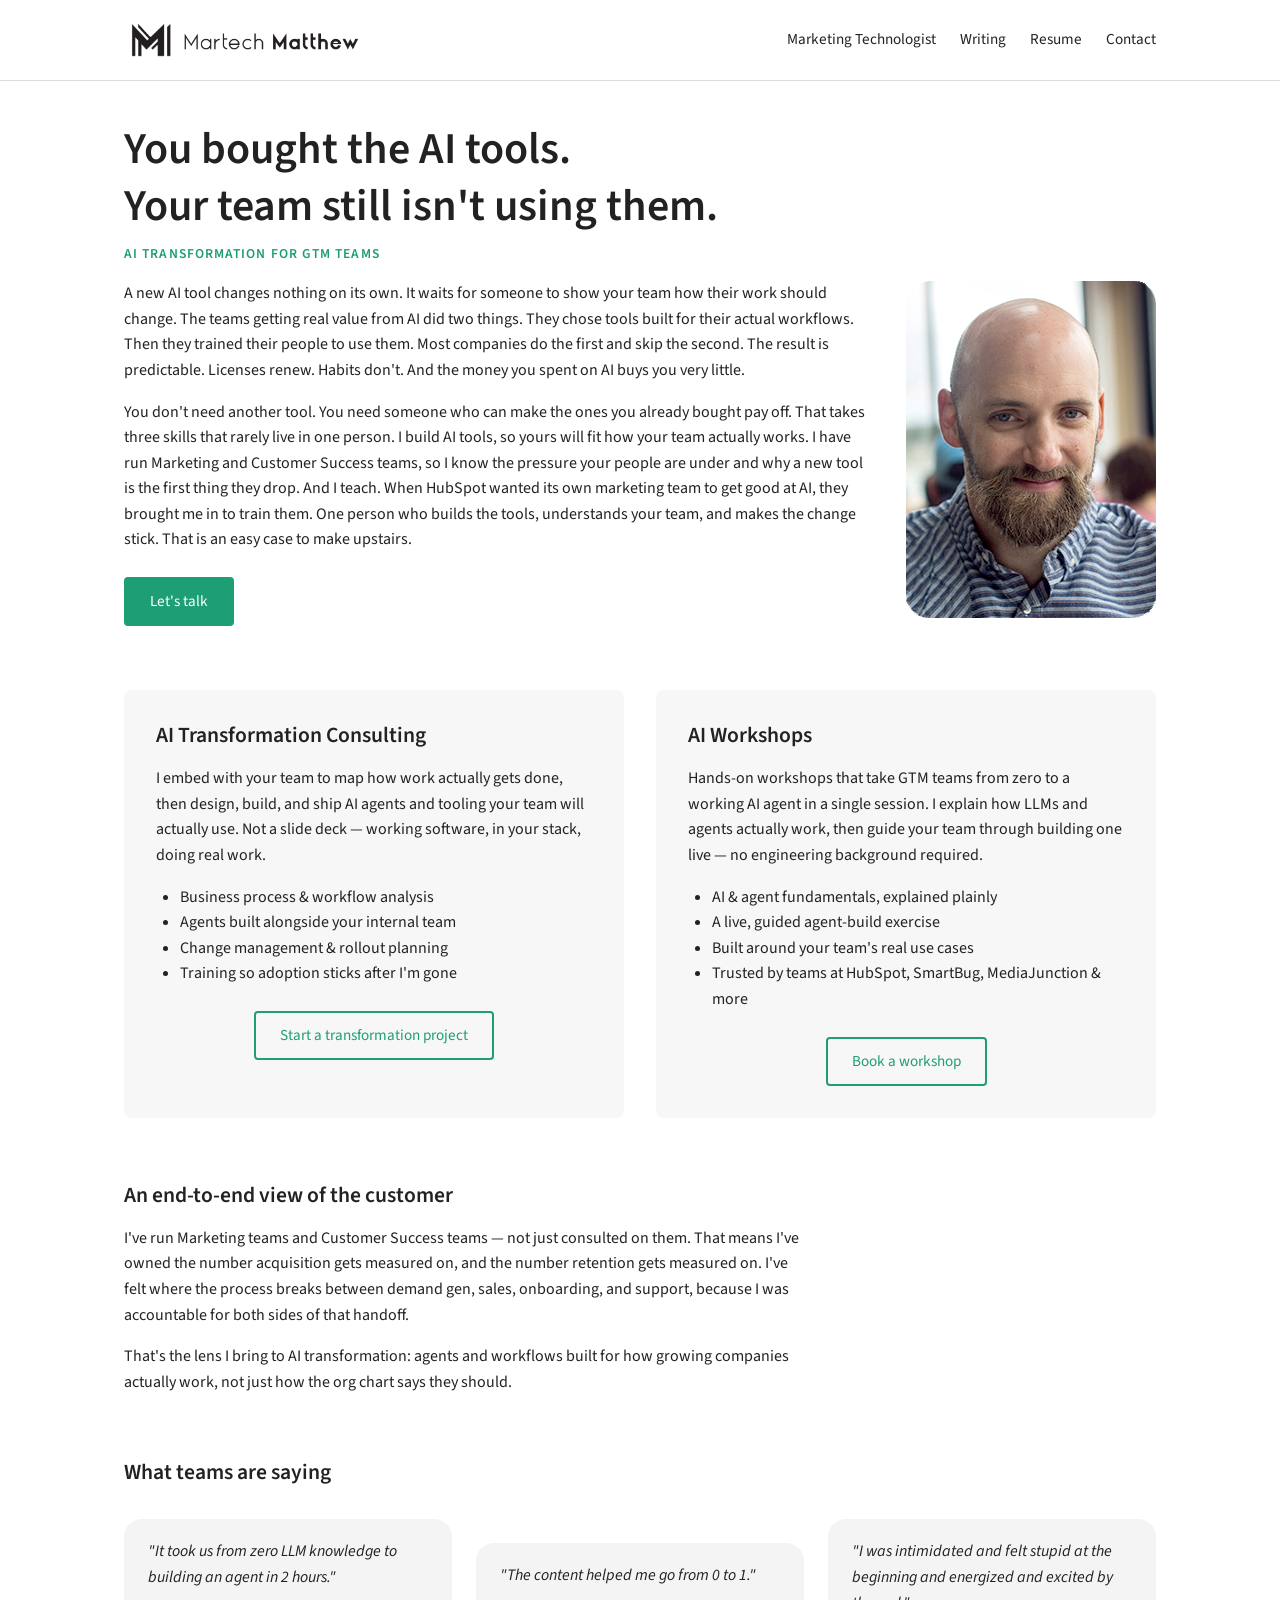
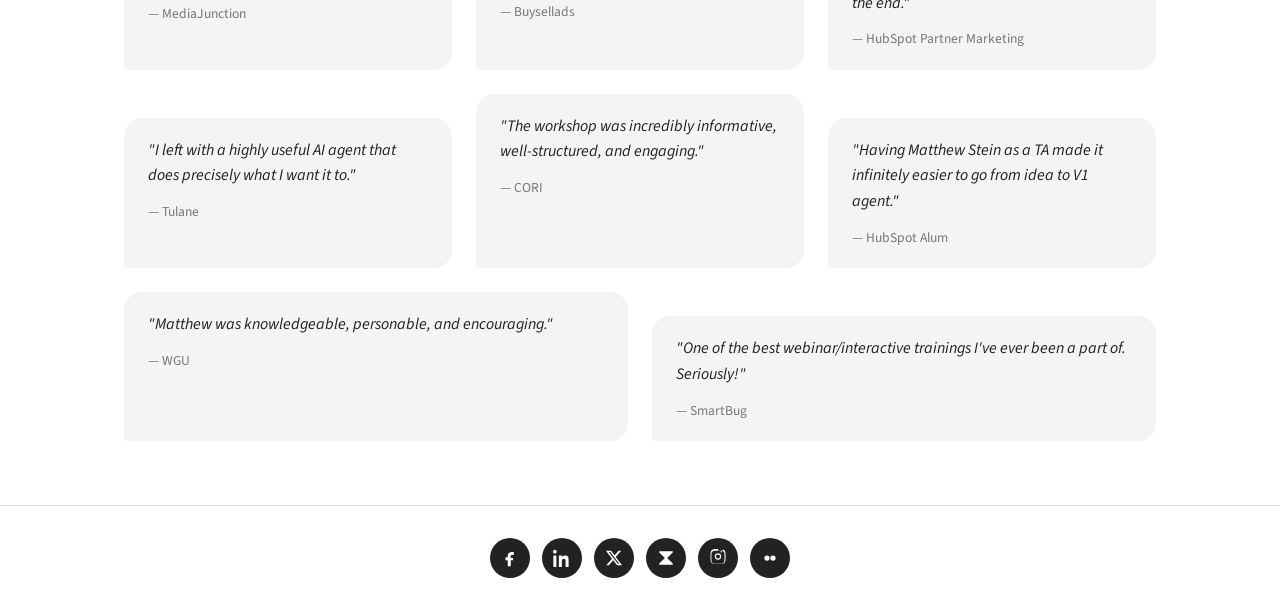
<file: index.html>
<!DOCTYPE html>
<html lang="en-US">
<head>
  <meta charset="utf-8">
  <meta name="viewport" content="width=device-width, initial-scale=1">
  <title>Matthew Stein | AI Transformation for GTM Teams</title>
  <meta name="description" content="You bought the AI tools. Your team isn't using them. I help GTM teams get real value from AI with tools built for their workflows and training that makes the change stick.">
  <meta property="og:site_name" content="Matthew Stein">
  <meta property="og:title" content="Matthew Stein | AI Transformation for GTM Teams">
  <meta property="og:type" content="website">
  <meta property="og:description" content="You bought the AI tools. Your team isn't using them. I help GTM teams get real value from AI with tools built for their workflows and training that makes the change stick.">
  <meta property="og:image" content="/assets/images/logo.png">
  <link rel="icon" type="image/png" href="/assets/images/logo.png">
  <link rel="preconnect" href="https://fonts.googleapis.com">
  <link rel="preconnect" href="https://fonts.gstatic.com" crossorigin>
  <link href="https://fonts.googleapis.com/css2?family=Source+Sans+3:ital,wght@0,400;0,600;1,400&display=swap" rel="stylesheet">
  <link rel="stylesheet" href="/assets/css/style.css">
</head>
<body>
  <div class="site-wrapper">
    <header class="site-header">
      <div class="container site-header__inner">
        <a href="/" class="site-logo" aria-label="Matthew Stein home">
          <img src="/assets/images/logo.png" alt="Matthew Stein">
        </a>
        <button class="nav-toggle" aria-expanded="false" aria-controls="site-nav">Menu</button>
        <nav class="site-nav" id="site-nav" aria-label="Main navigation">
          <ul>
            <li><a href="/marketing-technologist/">Marketing Technologist</a></li>
            <li><a href="/blog/">Writing</a></li>
            <li><a href="http://www.matthewsteinphotography.com/resume" target="_blank" rel="noopener">Resume</a></li>
            <li><a href="/contact/">Contact</a></li>
          </ul>
        </nav>
      </div>
    </header>

    <main>
      <div class="container">
        <div class="hero">
          <h1 class="hero__title">You bought the AI tools.<br>Your team still isn't using them.</h1>
          <!-- Alternate H1 for later A/B testing: "You're paying for AI seats.<br>Your team is standing around." -->
          <p class="hero__eyebrow">AI Transformation for GTM teams</p>
          <p class="hero__p1">A new AI tool changes nothing on its own. It waits for someone to show your team how their work should change. The teams getting real value from AI did two things. They chose tools built for their actual workflows. Then they trained their people to use them. Most companies do the first and skip the second. The result is predictable. Licenses renew. Habits don't. And the money you spent on AI buys you very little.</p>
          <p class="hero__p2">You don't need another tool. You need someone who can make the ones you already bought pay off. That takes three skills that rarely live in one person. I build AI tools, so yours will fit how your team actually works. I have run Marketing and Customer Success teams, so I know the pressure your people are under and why a new tool is the first thing they drop. And I teach. When HubSpot wanted its own marketing team to get good at AI, they brought me in to train them. One person who builds the tools, understands your team, and makes the change stick. That is an easy case to make upstairs.</p>
          <a href="/contact/" class="btn btn--solid hero__cta">Let's talk</a>
          <div class="hero__photo">
            <img src="/assets/images/headshot.png" alt="Matthew Stein" width="250" height="337">
          </div>
        </div>

        <section class="homepage-section">
          <div class="offerings-grid">
            <div class="offering-card">
              <h2>AI Transformation Consulting</h2>
              <p>I embed with your team to map how work actually gets done, then design, build, and ship AI agents and tooling your team will actually use. Not a slide deck — working software, in your stack, doing real work.</p>
              <ul>
                <li>Business process &amp; workflow analysis</li>
                <li>Agents built alongside your internal team</li>
                <li>Change management &amp; rollout planning</li>
                <li>Training so adoption sticks after I'm gone</li>
              </ul>
              <a href="/contact/" class="btn btn--center">Start a transformation project</a>
            </div>

            <div class="offering-card">
              <h2>AI Workshops</h2>
              <p>Hands-on workshops that take GTM teams from zero to a working AI agent in a single session. I explain how LLMs and agents actually work, then guide your team through building one live — no engineering background required.</p>
              <ul>
                <li>AI &amp; agent fundamentals, explained plainly</li>
                <li>A live, guided agent-build exercise</li>
                <li>Built around your team's real use cases</li>
                <li>Trusted by teams at HubSpot, SmartBug, MediaJunction &amp; more</li>
              </ul>
              <a href="/contact/" class="btn btn--center">Book a workshop</a>
            </div>
          </div>
        </section>

        <section class="homepage-section container--narrow">
          <h2>An end-to-end view of the customer</h2>
          <p>I've run Marketing teams and Customer Success teams — not just consulted on them. That means I've owned the number acquisition gets measured on, and the number retention gets measured on. I've felt where the process breaks between demand gen, sales, onboarding, and support, because I was accountable for both sides of that handoff.</p>
          <p>That's the lens I bring to AI transformation: agents and workflows built for how growing companies actually work, not just how the org chart says they should.</p>
        </section>

        <section class="homepage-section">
          <h2>What teams are saying</h2>
          <div class="quote-bubbles">
            <div class="quote-bubble">
              <p>"It took us from zero LLM knowledge to building an agent in 2 hours."</p>
              <cite>— MediaJunction</cite>
            </div>
            <div class="quote-bubble">
              <p>"The content helped me go from 0 to 1."</p>
              <cite>— Buysellads</cite>
            </div>
            <div class="quote-bubble">
              <p>"I was intimidated and felt stupid at the beginning and energized and excited by the end."</p>
              <cite>— HubSpot Partner Marketing</cite>
            </div>
            <div class="quote-bubble">
              <p>"I left with a highly useful AI agent that does precisely what I want it to."</p>
              <cite>— Tulane</cite>
            </div>
            <div class="quote-bubble">
              <p>"The workshop was incredibly informative, well-structured, and engaging."</p>
              <cite>— CORI</cite>
            </div>
            <div class="quote-bubble">
              <p>"Having Matthew Stein as a TA made it infinitely easier to go from idea to V1 agent."</p>
              <cite>— HubSpot Alum</cite>
            </div>
            <div class="quote-bubble">
              <p>"Matthew was knowledgeable, personable, and encouraging."</p>
              <cite>— WGU</cite>
            </div>
            <div class="quote-bubble">
              <p>"One of the best webinar/interactive trainings I've ever been a part of. Seriously!"</p>
              <cite>— SmartBug</cite>
            </div>
          </div>
        </section>
      </div>
    </main>

    <footer class="site-footer">
      <div class="container">
        <ul class="social-links" aria-label="Social media">
          <li><a href="https://www.facebook.com/10154030008410417" target="_blank" rel="noopener" aria-label="Facebook"><svg viewBox="0 0 24 24" aria-hidden="true"><path d="M14 8h3V4h-3c-2.8 0-5 2.2-5 5v2H6v4h3v8h4v-8h3.1L16 12h-3V9c0-.6.4-1 1-1z"/></svg></a></li>
          <li><a href="https://www.linkedin.com/in/steinmatthew" target="_blank" rel="noopener" aria-label="LinkedIn"><svg viewBox="0 0 24 24" aria-hidden="true"><path d="M4.98 3.5C4.98 4.88 3.87 6 2.5 6S0 4.88 0 3.5 1.12 1 2.5 1s2.48 1.12 2.48 2.5zM.5 8.5h4V24h-4V8.5zM8.5 8.5h3.8v2.1h.1c.5-1 1.8-2.1 3.7-2.1 4 0 4.7 2.6 4.7 6V24h-4v-7.1c0-1.7 0-3.8-2.3-3.8s-2.7 1.8-2.7 3.7V24h-4V8.5z"/></svg></a></li>
          <li><a href="https://twitter.com/Chefmattrock" target="_blank" rel="noopener" aria-label="Twitter"><svg viewBox="0 0 24 24" aria-hidden="true"><path d="M18.244 2.25h3.308l-7.227 8.26 8.502 11.24H16.17l-5.214-6.817L4.99 21.75H1.68l7.73-8.835L1.254 2.25H8.08l4.713 6.231zm-1.161 17.52h1.833L7.084 4.126H5.117z"/></svg></a></li>
          <li><a href="https://medium.com/@chefmattrock" target="_blank" rel="noopener" aria-label="Medium"><svg viewBox="0 0 24 24" aria-hidden="true"><path d="M13.4 12L21 4.6V3H3v1.6L10.6 12 3 19.4V21h18v-1.6L13.4 12z"/></svg></a></li>
          <li><a href="https://instagram.com/chefmattrock" target="_blank" rel="noopener" aria-label="Instagram"><svg viewBox="0 0 24 24" aria-hidden="true"><path d="M12 2.2c2.7 0 3 0 4.1.1 1 0 1.6.2 2 .3.5.2.9.5 1.3.9s.7.8.9 1.3c.1.4.3 1 .3 2.1.1 1.1.1 1.4.1 4.1s0 3-.1 4.1c0 1-.2 1.6-.3 2-.2.5-.5.9-.9 1.3s-.8.7-1.3.9c-.4.1-1 .3-2.1.3-1.1.1-1.4.1-4.1.1s-3 0-4.1-.1c-1 0-1.6-.2-2-.3-.5-.2-.9-.5-1.3-.9s-.7-.8-.9-1.3c-.1-.4-.3-1-.3-2.1-.1-1.1-.1-1.4-.1-4.1s0-3 .1-4.1c0-1 .2-1.6.3-2 .2-.5.5-.9.9-1.3s.8-.7 1.3-.9c.4-.1 1-.3 2.1-.3 1.1-.1 1.4-.1 4.1-.1M12 0C9.3 0 8.9 0 7.8.1 6.7.1 6 .3 5.4.5c-.7.3-1.3.6-1.8 1.2C3 2.2 2.7 2.8 2.5 3.4 2.3 4 2.1 4.7 2.1 5.8 2 6.9 2 7.3 2 10s0 3.1.1 4.2c0 1.1.2 1.8.4 2.4.2.7.5 1.3 1.1 1.9.6.6 1.2.9 1.8 1.1.6.2 1.3.4 2.4.4 1.1.1 1.5.1 4.2.1s3.1 0 4.2-.1c1.1 0 1.8-.2 2.4-.4.7-.2 1.3-.5 1.9-1.1.6-.6.9-1.2 1.1-1.8.2-.6.4-1.3.4-2.4.1-1.1.1-1.5.1-4.2s0-3.1-.1-4.2c0-1.1-.2-1.8-.4-2.4-.2-.7-.5-1.3-1.1-1.9-.6-.6-1.2-.9-1.8-1.1C18 2.3 17.3 2.1 16.2 2.1 15.1 2 14.7 2 12 2zm0 5.8a4.2 4.2 0 100 8.4 4.2 4.2 0 000-8.4zm0 6.9a2.7 2.7 0 110-5.4 2.7 2.7 0 010 5.4zm5.4-9.2a1 1 0 11-2 0 1 1 0 012 0z"/></svg></a></li>
          <li><a href="https://www.flickr.com/people/chefmattrock/" target="_blank" rel="noopener" aria-label="Flickr"><svg viewBox="0 0 24 24" aria-hidden="true"><circle cx="8" cy="12" r="3.5"/><circle cx="16" cy="12" r="3.5"/></svg></a></li>
        </ul>
      </div>
    </footer>
  </div>
  <script src="/assets/js/nav.js"></script>
</body>
</html>
</file>
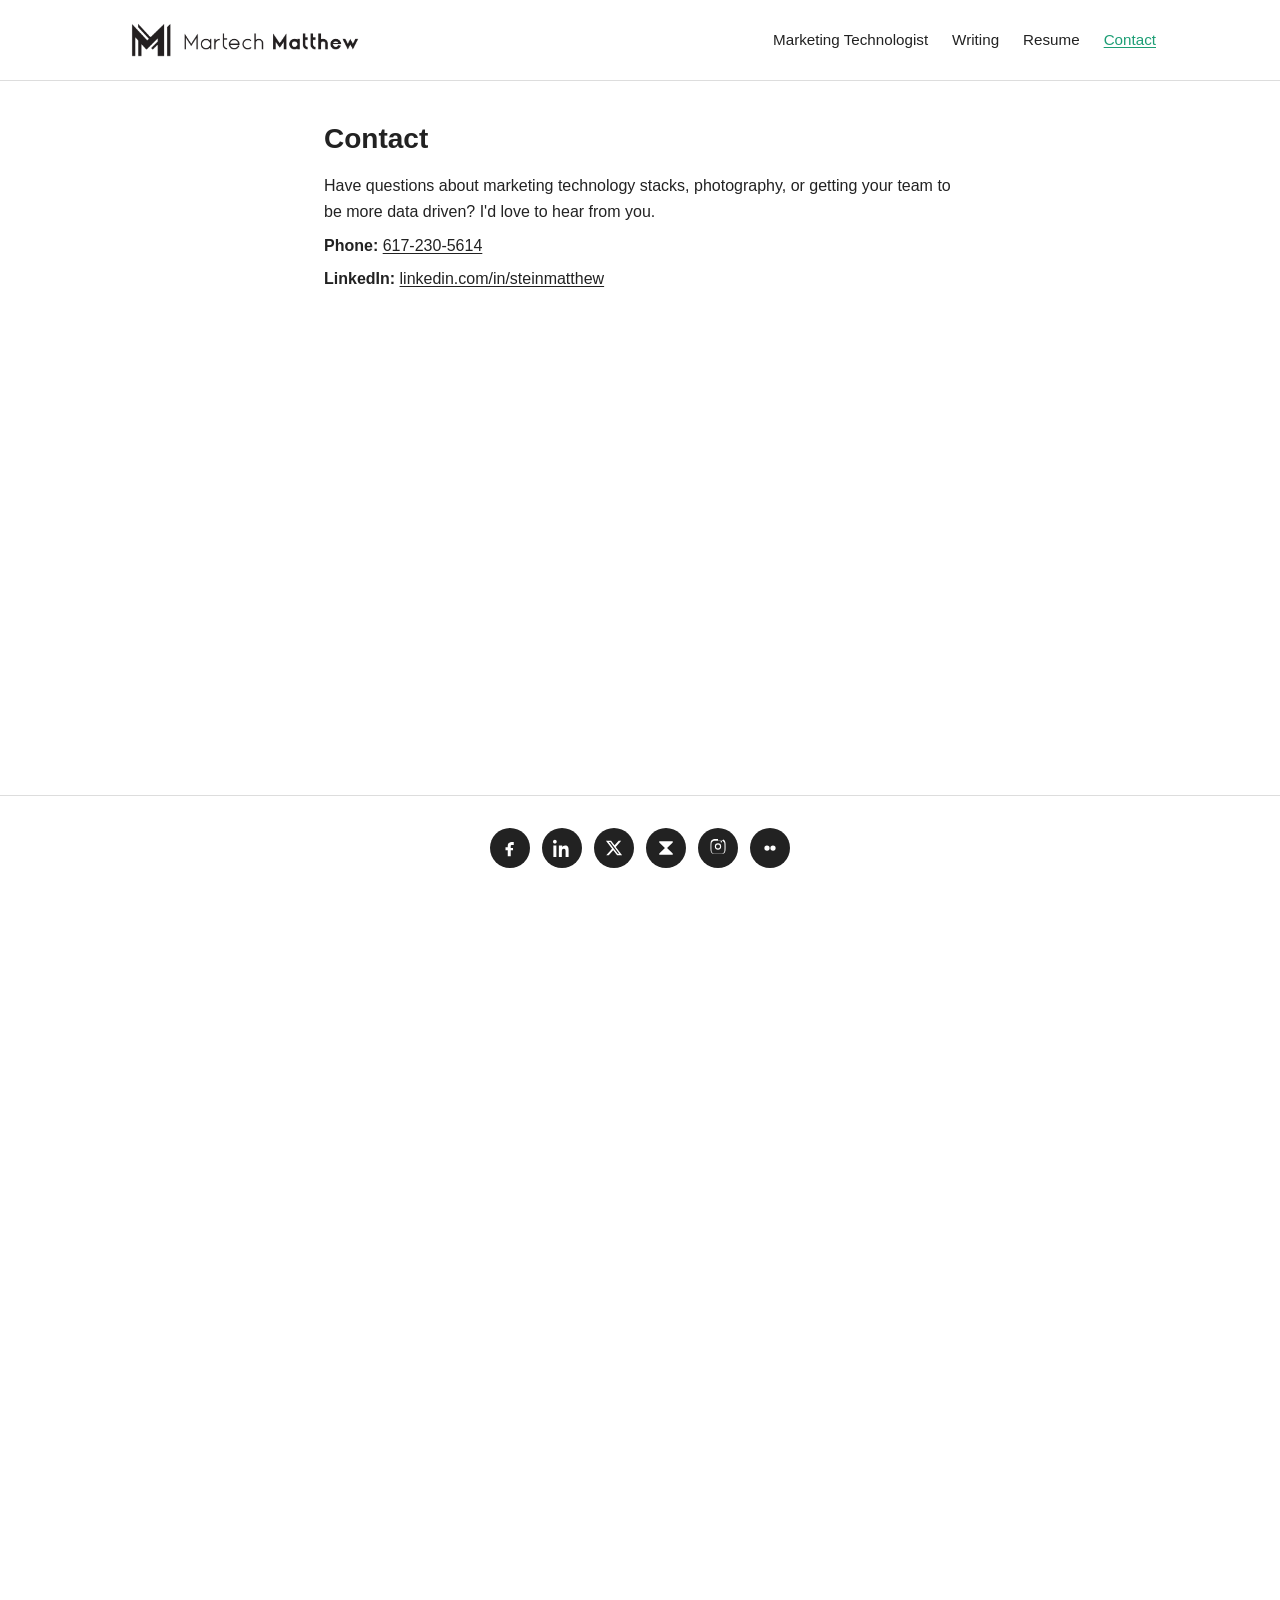
<file: contact-me/index.html>
<!DOCTYPE html><html lang="en"><head><meta charset="utf-8"><meta http-equiv="refresh" content="0; url=/contact/"><link rel="canonical" href="/contact/"><title>Redirecting…</title></head><body><p>Redirecting to <a href="/contact/">Contact</a>.</p></body></html>
</file>
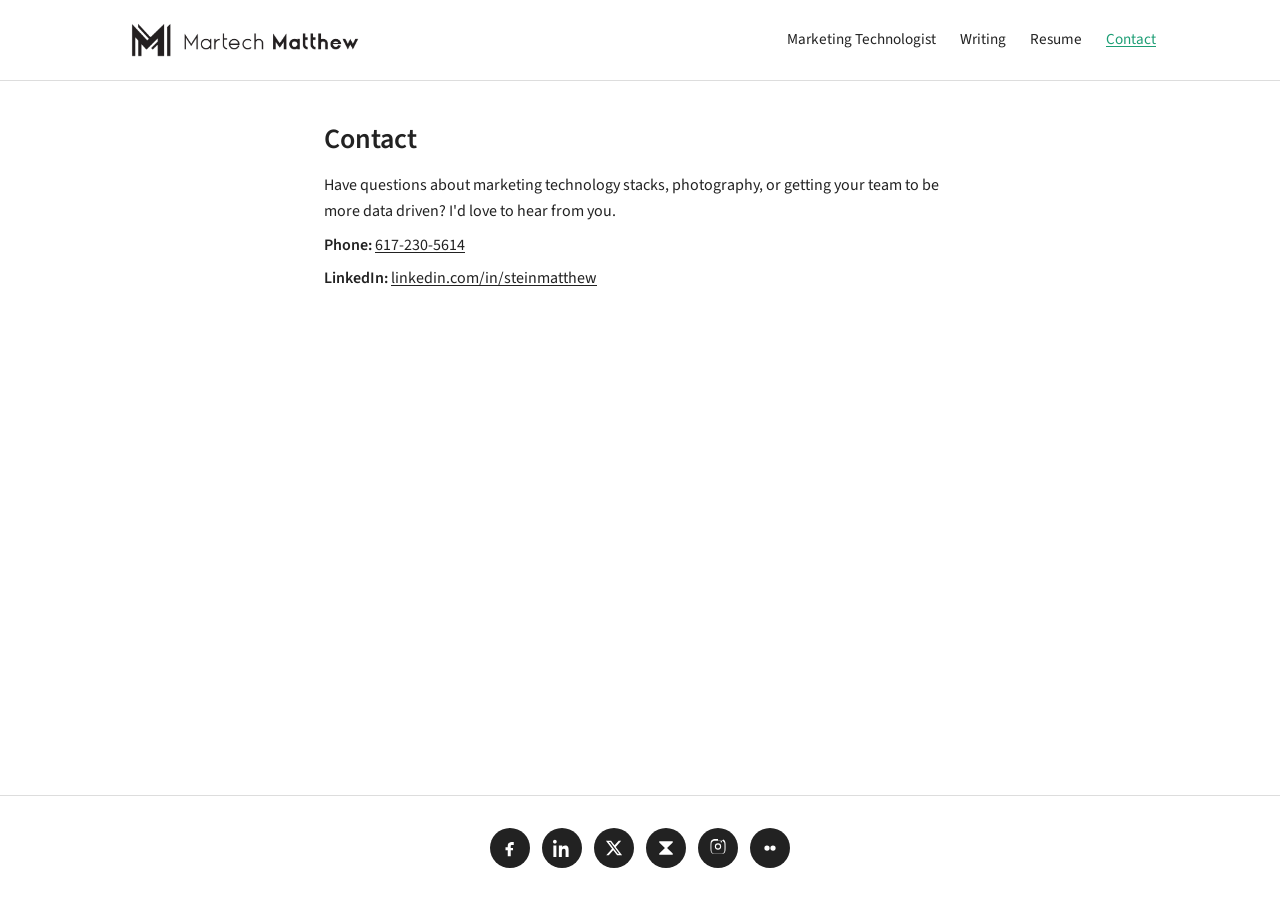
<file: contact/index.html>
<!DOCTYPE html>
<html lang="en-US">
<head>
  <meta charset="utf-8">
  <meta name="viewport" content="width=device-width, initial-scale=1">
  <title>Contact — Matthew Stein</title>
  <meta name="description" content="Get in touch with Matthew Stein about marketing technology, email deliverability, and experimentation.">
  <link rel="icon" type="image/png" href="/assets/images/logo.png">
  <link rel="preconnect" href="https://fonts.googleapis.com">
  <link rel="preconnect" href="https://fonts.gstatic.com" crossorigin>
  <link href="https://fonts.googleapis.com/css2?family=Source+Sans+3:ital,wght@0,400;0,600;1,400&display=swap" rel="stylesheet">
  <link rel="stylesheet" href="/assets/css/style.css">
</head>
<body>
  <div class="site-wrapper">
    <header class="site-header">
      <div class="container site-header__inner">
        <a href="/" class="site-logo" aria-label="Matthew Stein home">
          <img src="/assets/images/logo.png" alt="Matthew Stein">
        </a>
        <button class="nav-toggle" aria-expanded="false" aria-controls="site-nav">Menu</button>
        <nav class="site-nav" id="site-nav" aria-label="Main navigation">
          <ul>
            <li><a href="/marketing-technologist/">Marketing Technologist</a></li>
            <li><a href="/blog/">Writing</a></li>
            <li><a href="http://www.matthewsteinphotography.com/resume" target="_blank" rel="noopener">Resume</a></li>
            <li><a href="/contact/" aria-current="page">Contact</a></li>
          </ul>
        </nav>
      </div>
    </header>

    <main>
      <div class="container container--narrow">
        <h1>Contact</h1>

        <div class="contact-info">
          <p>Have questions about marketing technology stacks, photography, or getting your team to be more data driven? I'd love to hear from you.</p>
          <p><strong>Phone:</strong> <a href="tel:+16172305614">617-230-5614</a></p>
          <p><strong>LinkedIn:</strong> <a href="https://www.linkedin.com/in/steinmatthew" target="_blank" rel="noopener">linkedin.com/in/steinmatthew</a></p>
        </div>

        <div class="contact-form">
          <script src="https://js.hsforms.net/forms/embed/163745.js" defer></script>
          <div class="hs-form-frame" data-region="na1" data-form-id="e897923e-7ef4-4541-932e-343bcfaa3c78" data-portal-id="163745"></div>
        </div>
      </div>
    </main>

    <footer class="site-footer">
      <div class="container">
        <ul class="social-links" aria-label="Social media">
          <li><a href="https://www.facebook.com/10154030008410417" target="_blank" rel="noopener" aria-label="Facebook"><svg viewBox="0 0 24 24" aria-hidden="true"><path d="M14 8h3V4h-3c-2.8 0-5 2.2-5 5v2H6v4h3v8h4v-8h3.1L16 12h-3V9c0-.6.4-1 1-1z"/></svg></a></li>
          <li><a href="https://www.linkedin.com/in/steinmatthew" target="_blank" rel="noopener" aria-label="LinkedIn"><svg viewBox="0 0 24 24" aria-hidden="true"><path d="M4.98 3.5C4.98 4.88 3.87 6 2.5 6S0 4.88 0 3.5 1.12 1 2.5 1s2.48 1.12 2.48 2.5zM.5 8.5h4V24h-4V8.5zM8.5 8.5h3.8v2.1h.1c.5-1 1.8-2.1 3.7-2.1 4 0 4.7 2.6 4.7 6V24h-4v-7.1c0-1.7 0-3.8-2.3-3.8s-2.7 1.8-2.7 3.7V24h-4V8.5z"/></svg></a></li>
          <li><a href="https://twitter.com/Chefmattrock" target="_blank" rel="noopener" aria-label="Twitter"><svg viewBox="0 0 24 24" aria-hidden="true"><path d="M18.244 2.25h3.308l-7.227 8.26 8.502 11.24H16.17l-5.214-6.817L4.99 21.75H1.68l7.73-8.835L1.254 2.25H8.08l4.713 6.231zm-1.161 17.52h1.833L7.084 4.126H5.117z"/></svg></a></li>
          <li><a href="https://medium.com/@chefmattrock" target="_blank" rel="noopener" aria-label="Medium"><svg viewBox="0 0 24 24" aria-hidden="true"><path d="M13.4 12L21 4.6V3H3v1.6L10.6 12 3 19.4V21h18v-1.6L13.4 12z"/></svg></a></li>
          <li><a href="https://instagram.com/chefmattrock" target="_blank" rel="noopener" aria-label="Instagram"><svg viewBox="0 0 24 24" aria-hidden="true"><path d="M12 2.2c2.7 0 3 0 4.1.1 1 0 1.6.2 2 .3.5.2.9.5 1.3.9s.7.8.9 1.3c.1.4.3 1 .3 2.1.1 1.1.1 1.4.1 4.1s0 3-.1 4.1c0 1-.2 1.6-.3 2-.2.5-.5.9-.9 1.3s-.8.7-1.3.9c-.4.1-1 .3-2.1.3-1.1.1-1.4.1-4.1.1s-3 0-4.1-.1c-1 0-1.6-.2-2-.3-.5-.2-.9-.5-1.3-.9s-.7-.8-.9-1.3c-.1-.4-.3-1-.3-2.1-.1-1.1-.1-1.4-.1-4.1s0-3 .1-4.1c0-1 .2-1.6.3-2 .2-.5.5-.9.9-1.3s.8-.7 1.3-.9c.4-.1 1-.3 2.1-.3 1.1-.1 1.4-.1 4.1-.1M12 0C9.3 0 8.9 0 7.8.1 6.7.1 6 .3 5.4.5c-.7.3-1.3.6-1.8 1.2C3 2.2 2.7 2.8 2.5 3.4 2.3 4 2.1 4.7 2.1 5.8 2 6.9 2 7.3 2 10s0 3.1.1 4.2c0 1.1.2 1.8.4 2.4.2.7.5 1.3 1.1 1.9.6.6 1.2.9 1.8 1.1.6.2 1.3.4 2.4.4 1.1.1 1.5.1 4.2.1s3.1 0 4.2-.1c1.1 0 1.8-.2 2.4-.4.7-.2 1.3-.5 1.9-1.1.6-.6.9-1.2 1.1-1.8.2-.6.4-1.3.4-2.4.1-1.1.1-1.5.1-4.2s0-3.1-.1-4.2c0-1.1-.2-1.8-.4-2.4-.2-.7-.5-1.3-1.1-1.9-.6-.6-1.2-.9-1.8-1.1C18 2.3 17.3 2.1 16.2 2.1 15.1 2 14.7 2 12 2zm0 5.8a4.2 4.2 0 100 8.4 4.2 4.2 0 000-8.4zm0 6.9a2.7 2.7 0 110-5.4 2.7 2.7 0 010 5.4zm5.4-9.2a1 1 0 11-2 0 1 1 0 012 0z"/></svg></a></li>
          <li><a href="https://www.flickr.com/people/chefmattrock/" target="_blank" rel="noopener" aria-label="Flickr"><svg viewBox="0 0 24 24" aria-hidden="true"><circle cx="8" cy="12" r="3.5"/><circle cx="16" cy="12" r="3.5"/></svg></a></li>
        </ul>
      </div>
    </footer>
  </div>
  <script src="/assets/js/nav.js"></script>
</body>
</html>
</file>
<file: assets/css/style.css>
/* Matthew Stein — martechmatthew.com */

:root {
  --color-text: #222;
  --color-text-muted: #777;
  --color-bg: #fff;
  --color-border: #ddd;
  --color-primary: #1d9e75;
  --color-accent: #0f6e56;
  --font-body: "Source Sans 3", "Helvetica Neue", Arial, sans-serif;
  --font-heading: "Source Sans 3", "Helvetica Neue", Arial, sans-serif;
  --max-width: 1080px;
  --content-width: 680px;
  --spacing: 1.5rem;
  --header-height: 80px;
}

*,
*::before,
*::after {
  box-sizing: border-box;
}

html {
  scroll-behavior: smooth;
}

body {
  margin: 0;
  font-family: var(--font-body);
  font-size: 16px;
  line-height: 1.6;
  color: var(--color-text);
  background: var(--color-bg);
}

img {
  max-width: 100%;
  height: auto;
  display: block;
}

a {
  color: var(--color-text);
  text-decoration: underline;
  text-underline-offset: 2px;
}

a:hover {
  opacity: 0.75;
}

h1, h2, h3, h4 {
  font-family: var(--font-heading);
  font-weight: 600;
  line-height: 1.3;
  margin: 0 0 1rem;
}

h1 { font-size: 1.75rem; }
h2 { font-size: 1.35rem; }
h3 { font-size: 1.15rem; }

p {
  margin: 0 0 1rem;
}

ul, ol {
  margin: 0 0 1rem;
  padding-left: 1.5rem;
}

strong {
  font-weight: 600;
}

/* Layout */

.site-wrapper {
  min-height: 100vh;
  display: flex;
  flex-direction: column;
}

.container {
  width: 100%;
  max-width: var(--max-width);
  margin: 0 auto;
  padding: 0 var(--spacing);
}

.container--narrow {
  max-width: var(--content-width);
}

main {
  flex: 1;
  padding: 2.5rem 0 4rem;
}

/* Header */

.site-header {
  border-bottom: 1px solid var(--color-border);
  background: var(--color-bg);
  position: sticky;
  top: 0;
  z-index: 100;
}

.site-header__inner {
  display: flex;
  align-items: center;
  justify-content: space-between;
  min-height: var(--header-height);
  gap: 1rem;
}

.site-logo img {
  height: 48px;
  width: auto;
}

.site-nav {
  display: flex;
  align-items: center;
  gap: 0.25rem;
}

.site-nav ul {
  display: flex;
  list-style: none;
  margin: 0;
  padding: 0;
  gap: 0.25rem 1.5rem;
  flex-wrap: wrap;
  justify-content: flex-end;
}

.site-nav a {
  text-decoration: none;
  font-size: 0.95rem;
  font-weight: 400;
  white-space: nowrap;
}

.site-nav a:hover,
.site-nav a[aria-current="page"] {
  opacity: 1;
  text-decoration: underline;
}

.site-nav a[aria-current="page"] {
  color: var(--color-primary);
}

.nav-toggle {
  display: none;
  background: none;
  border: 1px solid var(--color-border);
  border-radius: 4px;
  padding: 0.5rem 0.75rem;
  cursor: pointer;
  font-family: inherit;
  font-size: 0.9rem;
}

/* Buttons */

.btn {
  display: inline-block;
  padding: 0.65rem 1.5rem;
  font-family: inherit;
  font-size: 0.95rem;
  font-weight: 400;
  text-decoration: none;
  border: 2px solid var(--color-primary);
  border-radius: 4px;
  background: transparent;
  color: var(--color-primary);
  cursor: pointer;
  transition: background 0.15s, color 0.15s;
}

.btn:hover {
  background: var(--color-accent);
  color: var(--color-bg);
  opacity: 1;
}

.btn--center {
  display: table;
  margin: 1.5rem auto 0;
}

.btn--solid {
  background: var(--color-primary);
  color: var(--color-bg);
}

.btn--solid:hover {
  background: var(--color-accent);
  border-color: var(--color-accent);
  color: var(--color-bg);
}

/* Homepage */

.hero {
  display: grid;
  grid-template-columns: 1fr 250px;
  column-gap: 2.5rem;
  grid-template-areas:
    "title   ."
    "eyebrow ."
    "p1      photo"
    "p2      photo"
    "cta     photo";
  text-align: left;
}

.hero__title { grid-area: title; }
.hero__eyebrow { grid-area: eyebrow; }
.hero__p1 { grid-area: p1; }
.hero__p2 { grid-area: p2; }
.hero__cta { grid-area: cta; align-self: start; justify-self: start; }
.hero__photo { grid-area: photo; }

.hero__photo img {
  width: 100%;
  border-radius: 2px;
}

.hero__eyebrow {
  margin: 0 0 1rem;
  font-size: 0.85rem;
  font-weight: 600;
  letter-spacing: 0.08em;
  text-transform: uppercase;
  color: var(--color-primary);
}

.hero__title {
  font-size: 2.75rem;
  margin-bottom: 0.5rem;
}

.hero__cta {
  margin-top: 0.5rem;
}

.homepage-section {
  margin-top: 4rem;
}

.homepage-section h2 {
  margin-bottom: 1rem;
}

.offerings-grid {
  display: grid;
  grid-template-columns: repeat(2, 1fr);
  gap: 2rem;
}

.offering-card {
  background: #f7f7f7;
  border-radius: 8px;
  padding: 2rem;
}

.offering-card h2 {
  margin-bottom: 1rem;
}

.offering-card .btn--center {
  margin-top: 1.5rem;
}

/* Social proof */

.quote-bubbles {
  display: flex;
  flex-wrap: wrap;
  gap: 1.5rem;
  margin-top: 2rem;
}

.quote-bubble {
  flex: 1 1 260px;
  background: #f4f4f4;
  border-radius: 18px;
  border-bottom-left-radius: 4px;
  padding: 1.25rem 1.5rem;
  opacity: 0;
  animation: rise-in 0.5s ease-out forwards;
}

.quote-bubble:nth-child(2n) {
  margin-top: 1.5rem;
}

.quote-bubble:nth-child(1) { animation-delay: 0s; }
.quote-bubble:nth-child(2) { animation-delay: 0.1s; }
.quote-bubble:nth-child(3) { animation-delay: 0.2s; }
.quote-bubble:nth-child(4) { animation-delay: 0.3s; }
.quote-bubble:nth-child(5) { animation-delay: 0.4s; }
.quote-bubble:nth-child(6) { animation-delay: 0.5s; }
.quote-bubble:nth-child(7) { animation-delay: 0.6s; }
.quote-bubble:nth-child(8) { animation-delay: 0.7s; }

.quote-bubble p {
  margin: 0 0 0.75rem;
  font-style: italic;
}

.quote-bubble cite {
  display: block;
  font-style: normal;
  font-size: 0.85rem;
  color: var(--color-text-muted);
}

@keyframes rise-in {
  from {
    opacity: 0;
    transform: translateY(16px);
  }
  to {
    opacity: 1;
    transform: translateY(0);
  }
}

@media (prefers-reduced-motion: reduce) {
  .quote-bubble {
    animation: none;
    opacity: 1;
  }
}

/* Marketing page */

.page-banner {
  margin-bottom: 2rem;
}

.page-banner img {
  width: 100%;
  max-width: 632px;
  margin: 0 auto;
}

.services-grid {
  display: grid;
  grid-template-columns: repeat(3, 1fr);
  gap: 2rem;
  margin-top: 2rem;
}

.service-card {
  text-align: center;
}

.service-card h2 {
  text-align: center;
  margin-bottom: 1rem;
}

.service-card p,
.service-card ul {
  text-align: left;
}

.divider {
  border: none;
  border-top: 1px solid var(--color-border);
  margin: 2rem 0;
}

/* Blog */

.blog-list {
  list-style: none;
  padding: 0;
  margin: 0;
}

.blog-list__item {
  margin-bottom: 3rem;
  padding-bottom: 3rem;
  border-bottom: 1px solid var(--color-border);
}

.blog-list__item:last-child {
  border-bottom: none;
  margin-bottom: 0;
  padding-bottom: 0;
}

.blog-list__image {
  margin-bottom: 1.25rem;
}

.blog-list__image img {
  width: 100%;
  max-height: 320px;
  object-fit: cover;
  border-radius: 2px;
}

.blog-list__title {
  font-size: 1.75rem;
  margin-bottom: 0.5rem;
}

.blog-list__title a {
  text-decoration: none;
}

.blog-list__title a:hover {
  text-decoration: underline;
}

.blog-meta {
  font-size: 0.9rem;
  color: var(--color-text-muted);
  margin-bottom: 1rem;
}

.blog-meta a {
  color: var(--color-text-muted);
}

.blog-tags {
  font-size: 0.85rem;
  color: var(--color-text-muted);
  margin-top: 1.5rem;
}

.blog-tags a {
  color: var(--color-text-muted);
}

.blog-post__header-image {
  margin-bottom: 1.5rem;
}

.blog-post__header-image img {
  width: 100%;
  max-height: 400px;
  object-fit: cover;
  border-radius: 2px;
}

.blog-post h2 {
  margin-top: 2rem;
}

/* Contact */

.contact-info {
  margin-bottom: 2rem;
}

.contact-info p {
  margin-bottom: 0.5rem;
}

.contact-form {
  margin-top: 1rem;
}

/* Footer */

.site-footer {
  border-top: 1px solid var(--color-border);
  padding: 2rem 0;
  text-align: center;
}

.social-links {
  display: flex;
  justify-content: center;
  gap: 0.75rem;
  list-style: none;
  margin: 0;
  padding: 0;
}

.social-links a {
  display: flex;
  align-items: center;
  justify-content: center;
  width: 40px;
  height: 40px;
  border-radius: 50%;
  background: var(--color-text);
  color: var(--color-bg);
  text-decoration: none;
  transition: opacity 0.15s;
}

.social-links a:hover {
  opacity: 0.7;
}

.social-links svg {
  width: 18px;
  height: 18px;
  fill: currentColor;
}

/* Responsive */

@media (max-width: 900px) {
  .services-grid {
    grid-template-columns: 1fr;
    gap: 2.5rem;
  }

  .service-card {
    max-width: 540px;
    margin: 0 auto;
  }

  .offerings-grid {
    grid-template-columns: 1fr;
    gap: 2rem;
  }

  .quote-bubble:nth-child(2n) {
    margin-top: 0;
  }
}

@media (max-width: 768px) {
  .nav-toggle {
    display: block;
  }

  .site-nav {
    position: absolute;
    top: var(--header-height);
    left: 0;
    right: 0;
    background: var(--color-bg);
    border-bottom: 1px solid var(--color-border);
    display: none;
    padding: 1rem var(--spacing);
  }

  .site-nav.is-open {
    display: block;
  }

  .site-nav ul {
    flex-direction: column;
    gap: 0;
  }

  .site-nav li {
    border-bottom: 1px solid var(--color-border);
  }

  .site-nav li:last-child {
    border-bottom: none;
  }

  .site-nav a {
    display: block;
    padding: 0.75rem 0;
  }

  .site-header {
    position: relative;
  }

  .hero {
    grid-template-columns: 1fr;
    grid-template-areas:
      "photo"
      "title"
      "eyebrow"
      "p1"
      "p2"
      "cta";
  }

  .hero__photo {
    max-width: 250px;
    margin: 0 auto 1.5rem;
  }

  h1 { font-size: 1.5rem; }
  .hero__title { font-size: 2rem; }
  .blog-list__title { font-size: 1.4rem; }
}

@media (max-width: 480px) {
  :root {
    --spacing: 1rem;
  }

  main {
    padding: 1.5rem 0 3rem;
  }

  .site-logo img {
    height: 36px;
  }
}
</file>
